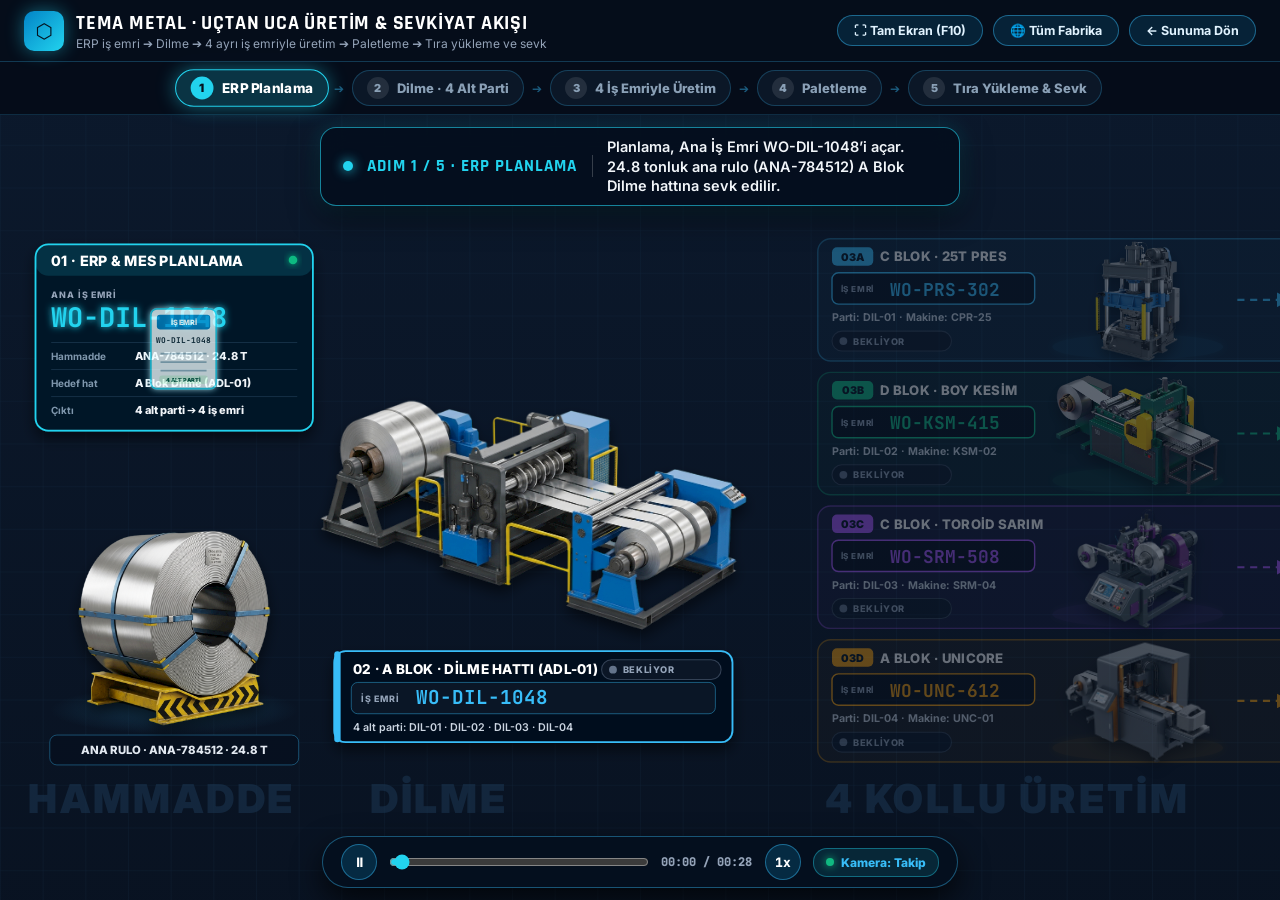
<file: izometrik_akis.html>
<!doctype html>
<html lang="tr">

<head>
  <meta charset="utf-8">
  <meta name="viewport" content="width=device-width,initial-scale=1">
  <meta name="theme-color" content="#050b16">
  <meta name="description" content="Tema Metal uçtan uca üretim akışı: ERP iş emri, dilme, 4 kollu üretim (Pres, Kesim, Sarım, Unicore), paletleme ve tıra sevkiyat.">
  <title>Tema Metal – Uçtan Uca Üretim &amp; Sevkiyat Akışı</title>
  <link rel="preconnect" href="https://fonts.googleapis.com">
  <link rel="preconnect" href="https://fonts.gstatic.com" crossorigin>
  <link href="https://fonts.googleapis.com/css2?family=Inter:wght@500;600;700;800;900&family=Rajdhani:wght@600;700;800&family=JetBrains+Mono:wght@700;800&display=swap" rel="stylesheet">
  <style>
    * { box-sizing: border-box; margin: 0; padding: 0; }

    html, body {
      width: 100%; height: 100%;
      overflow: hidden !important;
      background: #050b16;
      color: #fff;
      font-family: 'Inter', system-ui, sans-serif;
      user-select: none;
      display: flex; flex-direction: column;
    }

    /* ── Embedded (inside slide) ── */
    body.is-embedded { background: transparent !important; }
    body.is-embedded .topbar { display: none !important; }
    body.is-embedded .stage { background: transparent !important; }
    body.is-video .topbar,
    body.is-video .stepper,
    body.is-video .narr,
    body.is-video .dock { display: none !important; }

    /* ── Top bar ── */
    .topbar {
      display: flex; align-items: center; justify-content: space-between; gap: 16px;
      padding: 10px 24px; flex-shrink: 0; z-index: 100;
      background: rgba(6, 14, 27, .98);
      border-bottom: 1px solid rgba(56, 189, 248, .25);
    }
    .brand { display: flex; align-items: center; gap: 12px; }
    .logo {
      width: 40px; height: 40px; border-radius: 10px; display: grid; place-items: center;
      background: linear-gradient(135deg, #0284c7, #22d3ee); color: #04121f; font-weight: 900; font-size: 20px;
      box-shadow: 0 0 18px rgba(34, 211, 238, .45);
    }
    .brand h1 { font-family: 'Rajdhani', sans-serif; font-size: 20px; font-weight: 800; letter-spacing: .04em; }
    .brand p { font-size: 12px; color: #94a3b8; }
    .top-actions { display: flex; gap: 10px; }
    .btn {
      display: inline-flex; align-items: center; gap: 6px; cursor: pointer; text-decoration: none;
      padding: 7px 16px; border-radius: 20px; font: 700 12.5px 'Inter', sans-serif;
      color: #e0f2fe; background: rgba(14, 165, 233, .14); border: 1px solid rgba(56, 189, 248, .45);
      transition: all .2s;
    }
    .btn:hover { background: rgba(14, 165, 233, .3); color: #fff; transform: translateY(-1px); }
    .btn.active { background: #0284c7; border-color: #22d3ee; }

    /* ── Stepper ── */
    .stepper {
      display: flex; align-items: center; justify-content: center; gap: 8px; flex-wrap: wrap;
      padding: 8px 16px; flex-shrink: 0; z-index: 90;
      background: rgba(6, 13, 25, .96); border-bottom: 1px solid rgba(56, 189, 248, .18);
    }
    .step {
      display: flex; align-items: center; gap: 8px; cursor: pointer;
      padding: 6px 14px; border-radius: 22px; font-size: 13px; font-weight: 800; color: #8aa0b6;
      background: rgba(13, 25, 42, .9); border: 1px solid rgba(56, 189, 248, .25);
      transition: all .3s;
    }
    .step:hover { color: #fff; border-color: #38bdf8; }
    .step .n {
      width: 22px; height: 22px; border-radius: 50%; display: grid; place-items: center;
      background: rgba(255, 255, 255, .1); font-size: 11px; font-weight: 900;
    }
    .step.done { color: #6ee7b7; border-color: rgba(16, 185, 129, .45); }
    .step.done .n { background: #10b981; color: #022c22; }
    .step.active {
      color: #fff; background: rgba(34, 211, 238, .2); border-color: #22d3ee;
      box-shadow: 0 0 18px rgba(34, 211, 238, .45); transform: scale(1.04);
    }
    .step.active .n { background: #22d3ee; color: #04121f; }
    .arrow { color: rgba(56, 189, 248, .45); font-size: 12px; }

    /* ── Stage ── */
    .stage {
      flex: 1; min-height: 0; position: relative; overflow: hidden; cursor: grab;
      background: radial-gradient(ellipse at 50% 40%, #0e2038 0%, #060d1a 75%);
    }
    .stage:active { cursor: grabbing; }
    #scene { width: 100%; height: 100%; display: block; }

    /* Narration */
    .narr {
      position: absolute; top: 12px; left: 50%; transform: translateX(-50%); z-index: 95;
      display: flex; align-items: center; gap: 14px; pointer-events: none;
      max-width: min(1400px, calc(100% - 40px));
      padding: 9px 22px; border-radius: 16px;
      background: rgba(5, 15, 30, .92); border: 1.5px solid rgba(34, 211, 238, .6);
      box-shadow: 0 10px 30px rgba(0, 0, 0, .6), 0 0 22px rgba(34, 211, 238, .2);
      backdrop-filter: blur(12px);
    }
    .narr .dot { width: 10px; height: 10px; flex-shrink: 0; border-radius: 50%; background: #22d3ee; box-shadow: 0 0 12px #22d3ee; animation: pulse 1.5s infinite; }
    .narr .t { font-family: 'Rajdhani', sans-serif; font-size: 17px; font-weight: 800; letter-spacing: .06em; color: #22d3ee; white-space: nowrap; }
    .narr .sep { width: 1.5px; height: 22px; background: rgba(255, 255, 255, .2); flex-shrink: 0; }
    .narr .d { font-size: 14.5px; font-weight: 600; color: #f1f5f9; line-height: 1.35; }
    @keyframes pulse { 50% { transform: scale(1.35); opacity: .6; } }

    /* Dock */
    .dock {
      position: absolute; bottom: 12px; left: 50%; transform: translateX(-50%); z-index: 95;
      display: flex; align-items: center; gap: 12px; padding: 7px 18px; border-radius: 34px;
      background: rgba(5, 15, 30, .94); border: 1.5px solid rgba(56, 189, 248, .4);
      box-shadow: 0 12px 30px rgba(0, 0, 0, .7);
    }
    .dbtn {
      width: 36px; height: 36px; border-radius: 50%; display: grid; place-items: center; cursor: pointer;
      color: #fff; font: 800 13px 'JetBrains Mono', monospace;
      background: rgba(14, 165, 233, .18); border: 1px solid rgba(56, 189, 248, .45); transition: all .2s;
    }
    .dbtn:hover { background: #0284c7; transform: scale(1.08); }
    #timeline { width: 260px; accent-color: #22d3ee; cursor: pointer; }
    #time { font: 800 12px 'JetBrains Mono', monospace; color: #94a3b8; min-width: 92px; }
    .cam {
      display: flex; align-items: center; gap: 7px; cursor: pointer; padding: 6px 12px; border-radius: 14px;
      font-size: 12px; font-weight: 800; color: #38bdf8;
      background: rgba(34, 211, 238, .12); border: 1px solid rgba(34, 211, 238, .4);
    }
    .cam i { width: 8px; height: 8px; border-radius: 50%; background: #10b981; box-shadow: 0 0 8px #10b981; }
    .cam.manual i { background: #f59e0b; box-shadow: 0 0 8px #f59e0b; }

    /* SVG */
    svg text { font-family: 'Inter', system-ui, sans-serif; }
    .f-title { font-family: 'Inter', system-ui, sans-serif; font-weight: 800; letter-spacing: .02em; }
    .f-mono { font-family: 'JetBrains Mono', monospace; font-weight: 700; }
    .zone { transition: opacity .7s ease; }
    .flowline { stroke-dasharray: 10 8; animation: dash 1.2s linear infinite; }
    @keyframes dash { to { stroke-dashoffset: -36; } }
  </style>
</head>

<body>
  <header class="topbar">
    <div class="brand">
      <div class="logo">⬡</div>
      <div>
        <h1>TEMA METAL · UÇTAN UCA ÜRETİM &amp; SEVKİYAT AKIŞI</h1>
        <p>ERP iş emri ➔ Dilme ➔ 4 ayrı iş emriyle üretim ➔ Paletleme ➔ Tıra yükleme ve sevk</p>
      </div>
    </div>
    <div class="top-actions">
      <button class="btn" id="fsBtn">⛶ Tam Ekran (F10)</button>
      <button class="btn" id="overviewBtn">🌐 Tüm Fabrika</button>
      <a class="btn" href="index.html#s2">← Sunuma Dön</a>
    </div>
  </header>

  <nav class="stepper" id="stepper"></nav>

  <main class="stage" id="stage">
    <div class="narr">
      <span class="dot"></span>
      <span class="t" id="narrT">ADIM 1 / 5</span>
      <span class="sep"></span>
      <span class="d" id="narrD"></span>
    </div>

    <svg id="scene" viewBox="0 0 1800 900" preserveAspectRatio="xMidYMid meet" xmlns="http://www.w3.org/2000/svg">
      <defs>
        <linearGradient id="floor" x1="0" y1="0" x2="0" y2="1">
          <stop offset="0" stop-color="#0c1a2e" />
          <stop offset="1" stop-color="#08111f" />
        </linearGradient>
        <pattern id="grid" width="60" height="60" patternUnits="userSpaceOnUse">
          <path d="M60 0H0V60" fill="none" stroke="#173049" stroke-width="1" />
        </pattern>
        <radialGradient id="spot" cx="50%" cy="50%" r="50%">
          <stop offset="0" stop-color="#38bdf8" stop-opacity=".22" />
          <stop offset="1" stop-color="#38bdf8" stop-opacity="0" />
        </radialGradient>
        <radialGradient id="headGlow" cx="0%" cy="50%" r="100%">
          <stop offset="0" stop-color="#fef9c3" stop-opacity=".85" />
          <stop offset=".4" stop-color="#fde68a" stop-opacity=".35" />
          <stop offset="1" stop-color="#fde68a" stop-opacity="0" />
        </radialGradient>
        <filter id="shadow" x="-30%" y="-30%" width="160%" height="170%">
          <feDropShadow dx="0" dy="10" stdDeviation="10" flood-color="#000" flood-opacity=".55" />
        </filter>
        <filter id="glow" x="-50%" y="-50%" width="200%" height="200%">
          <feGaussianBlur stdDeviation="5" result="b" />
          <feMerge><feMergeNode in="b" /><feMergeNode in="SourceGraphic" /></feMerge>
        </filter>
        <marker id="arr" viewBox="0 0 10 10" refX="8" refY="5" markerWidth="7" markerHeight="7" orient="auto">
          <path d="M0 0L10 5L0 10z" fill="context-stroke" />
        </marker>
      </defs>

      <!-- Floor -->
      <rect x="-800" y="-400" width="6400" height="1700" fill="url(#floor)" />
      <rect x="-800" y="-400" width="6400" height="1700" fill="url(#grid)" opacity=".55" />

      <!-- Zone headers (large section labels on floor) -->
      <g font-family="Inter, sans-serif" font-weight="900" fill="#1d3a57" font-size="56" letter-spacing="4" opacity=".5">
        <text x="40" y="880">HAMMADDE</text>
        <text x="520" y="880">DİLME</text>
        <text x="1160" y="880">4 KOLLU ÜRETİM</text>
        <text x="2390" y="880">PALETLEME</text>
        <text x="2980" y="880">SEVKİYAT</text>
      </g>

      <g id="layerZones"></g>
      <g id="layerFlow"></g>
      <g id="layerMovers"></g>
    </svg>
  </main>

  <footer class="dock">
    <button class="dbtn" id="playBtn" title="Oynat / Duraklat (Boşluk)">⏸</button>
    <input type="range" id="timeline" min="0" max="1000" value="0">
    <span id="time">00:00 / 00:28</span>
    <button class="dbtn" id="speedBtn" title="Hız">1x</button>
    <div class="cam" id="camBtn"><i></i><span id="camTxt">Kamera: Takip</span></div>
  </footer>

  <script>
    (() => {
      'use strict';
      if (window.self !== window.top || location.search.includes('embed=1')) document.body.classList.add('is-embedded');
      if (location.search.includes('video=1')) document.body.classList.add('is-video');

      const A = 'assets/flow/';
      const NS = 'http://www.w3.org/2000/svg';
      const STAGE_W = 4600, VW = 1800, VH = 900, TOTAL = 28;

      const clamp = (v, a = 0, b = 1) => Math.max(a, Math.min(b, v));
      const ease = x => { x = clamp(x); return x * x * (3 - 2 * x); };
      const lerp = (a, b, p) => a + (b - a) * p;
      const win = (t, a, b) => ease((t - a) / (b - a));
      const fade = (t, a, b, c, d) => clamp((t - a) / (b - a)) * clamp((d - t) / (d - c));
      const bez = (p0, p1, p2, t) => [
        (1 - t) * (1 - t) * p0[0] + 2 * (1 - t) * t * p1[0] + t * t * p2[0],
        (1 - t) * (1 - t) * p0[1] + 2 * (1 - t) * t * p1[1] + t * t * p2[1]
      ];

      // ── tiny SVG builder ──
      function el(tag, attrs = {}, parent, text) {
        const n = document.createElementNS(NS, tag);
        for (const k in attrs) n.setAttribute(k, attrs[k]);
        if (text !== undefined) n.textContent = text;
        if (parent) parent.appendChild(n);
        return n;
      }
      const img = (p, href, x, y, w, h, extra = {}) => el('image', { href: A + href, x, y, width: w, height: h, preserveAspectRatio: 'xMidYMid meet', ...extra }, p);
      const txt = (p, x, y, s, fill, str, extra = {}) => el('text', { x, y, 'font-size': s, fill, 'font-weight': 700, ...extra }, p, str);
      const setT = (n, x, y, s = 1) => n.setAttribute('transform', `translate(${x.toFixed(1)} ${y.toFixed(1)}) scale(${s.toFixed(3)})`);
      const setO = (n, o) => n.setAttribute('opacity', clamp(o).toFixed(3));

      // Status chip (BEKLİYOR / ÇALIŞIYOR / TAMAMLANDI)
      function chip(p, x, y, color) {
        const g = el('g', { transform: `translate(${x} ${y})` }, p);
        const bg = el('rect', { width: 168, height: 28, rx: 14, fill: '#0b1626', stroke: '#334155', 'stroke-width': 1.5 }, g);
        const dot = el('circle', { cx: 16, cy: 14, r: 5.5, fill: '#64748b' }, g);
        const t = txt(g, 30, 19, 13, '#94a3b8', 'BEKLİYOR', { 'font-weight': 800, 'letter-spacing': '.06em' });
        return {
          set(state) {
            if (state === g._s) return; g._s = state;
            const map = { wait: ['BEKLİYOR', '#64748b', '#334155', '#94a3b8'], run: ['ÇALIŞIYOR', color, color, '#ffffff'], done: ['TAMAMLANDI ✓', '#10b981', '#10b981', '#6ee7b7'] };
            const [s, dc, bc, tc] = map[state];
            t.textContent = s; dot.setAttribute('fill', dc); bg.setAttribute('stroke', bc); t.setAttribute('fill', tc);
            dot.setAttribute('filter', state === 'run' ? 'url(#glow)' : '');
          }
        };
      }

      // Work order card
      function woCard(p, x, y, w, color, title, wo, sub, label = 'İŞ EMRİ') {
        const g = el('g', { transform: `translate(${x} ${y})` }, p);
        el('rect', { width: w, height: 128, rx: 16, fill: 'rgba(6,16,31,.96)', stroke: color, 'stroke-width': 2.5, filter: 'url(#shadow)' }, g);
        el('rect', { width: 9, height: 128, rx: 4.5, fill: color }, g);
        txt(g, 26, 32, 19, '#ffffff', title, { class: 'f-title' });
        el('rect', { x: 24, y: 44, width: w - 48, height: 44, rx: 9, fill: 'rgba(255,255,255,.04)', stroke: color, 'stroke-opacity': .6 }, g);
        txt(g, 38, 71, 12.5, '#94a3b8', label, { 'font-weight': 800, 'letter-spacing': '.08em' });
        txt(g, 38 + label.length * 9 + 14, 75, 27, color, wo, { class: 'f-mono' });
        txt(g, 26, 112, 15, '#cbd5e1', sub, { 'font-weight': 600 });
        return g;
      }

      const Z = document.getElementById('layerZones');
      const F = document.getElementById('layerFlow');
      const M = document.getElementById('layerMovers');
      const zones = {};
      const zone = id => (zones[id] = el('g', { class: 'zone' }, Z));

      // ═══════════ ZONE 1: ERP + RAW COIL ═══════════
      const z1 = zone('z1');
      {
        const g = el('g', { transform: 'translate(50 80)' }, z1);
        el('rect', { width: 390, height: 262, rx: 18, fill: 'rgba(4,20,38,.97)', stroke: '#22d3ee', 'stroke-width': 2.5, filter: 'url(#shadow)' }, g);
        el('rect', { width: 390, height: 44, rx: 18, fill: 'rgba(34,211,238,.14)' }, g);
        txt(g, 22, 30, 20, '#fff', '01 · ERP & MES PLANLAMA', { class: 'f-title' });
        el('circle', { cx: 362, cy: 22, r: 6, fill: '#10b981', filter: 'url(#glow)' }, g);
        txt(g, 22, 76, 12.5, '#94a3b8', 'ANA İŞ EMRİ', { 'font-weight': 800, 'letter-spacing': '.1em' });
        txt(g, 22, 116, 38, '#22d3ee', 'WO-DIL-1048', { class: 'f-mono', filter: 'url(#glow)' });
        const rows = [['Hammadde', 'ANA-784512 · 24.8 T'], ['Hedef hat', 'A Blok Dilme (ADL-01)'], ['Çıktı', '4 alt parti ➔ 4 iş emri']];
        rows.forEach(([k, v], i) => {
          el('line', { x1: 22, x2: 368, y1: 138 + i * 38, y2: 138 + i * 38, stroke: '#1e3a52' }, g);
          txt(g, 22, 163 + i * 38, 14, '#7f97ad', k, { 'font-weight': 700 });
          txt(g, 140, 163 + i * 38, 15.5, '#f1f5f9', v, { 'font-weight': 800 });
        });

        // Raw coil bay
        el('ellipse', { cx: 245, cy: 735, rx: 175, ry: 34, fill: 'url(#spot)' }, z1);
        el('rect', { x: 70, y: 770, width: 350, height: 42, rx: 10, fill: 'rgba(6,16,31,.92)', stroke: '#38bdf8', 'stroke-opacity': .5 }, z1);
        txt(z1, 245, 797, 16, '#e2e8f0', 'ANA RULO · ANA-784512 · 24.8 T', { 'text-anchor': 'middle', 'font-weight': 800 });
      }

      // ═══════════ ZONE 2: SLITTER ═══════════
      const z2 = zone('z2');
      img(z2, 'slitter.png', 450, 300, 600, 322, { filter: 'url(#shadow)' });
      woCard(z2, 470, 652, 560, '#38bdf8', '02 · A BLOK · DİLME HATTI (ADL-01)', 'WO-DIL-1048', '4 alt parti: DIL-01 · DIL-02 · DIL-03 · DIL-04');
      const chipSlit = chip(z2, 846, 664, '#38bdf8');
      const sparks = el('g', { transform: 'translate(772 412)', opacity: 0 }, z2);
      el('circle', { r: 46, fill: '#a5f3fc', opacity: .28, filter: 'url(#glow)' }, sparks);
      el('path', { d: 'M-40 0H40M0-40V40M-28-28L28 28M-28 28L28-28', stroke: '#e0f2fe', 'stroke-width': 3, 'stroke-linecap': 'round' }, sparks);
      el('circle', { r: 8, fill: '#fff' }, sparks);

      // ═══════════ ZONE 3: 4 SWIMLANES ═══════════
      const z3 = zone('z3');
      const LANES = [
        { code: '03A', name: 'C BLOK · 25T PRES', mach: 'CPR-25', wo: 'WO-PRS-302', parti: 'DIL-01', color: '#38bdf8', img: 'press.png', r: 1.421, op: 'KOLİLEME', prod: 'box.png', pr: 1.037 },
        { code: '03B', name: 'D BLOK · BOY KESİM', mach: 'KSM-02', wo: 'WO-KSM-415', parti: 'DIL-02', color: '#10b981', img: 'shear.png', r: 0.730, op: 'SAC DİZİM ➔ ÇEMBERLİ PAKET', prod: 'sheet_pack.png', pr: 1.064 },
        { code: '03C', name: 'C BLOK · TOROİD SARIM', mach: 'SRM-04', wo: 'WO-SRM-508', parti: 'DIL-03', color: '#a855f7', img: 'winder.png', r: 0.993, op: 'KOLİLEME', prod: 'box.png', pr: 1.037 },
        { code: '03D', name: 'A BLOK · UNICORE', mach: 'UNC-01', wo: 'WO-UNC-612', parti: 'DIL-04', color: '#f59e0b', img: 'unicore.png', r: 0.827, op: 'DİREKT NÜVE DİZİMİ', prod: 'trafo_core.png', pr: 1.103 }
      ];
      const LY = [158, 346, 534, 722];
      const MCX = 1600, OPX = 1960;

      LANES.forEach((L, i) => {
        const y = LY[i], c = L.color;
        const g = el('g', {}, z3);
        el('rect', { x: 1150, y: y - 86, width: 1100, height: 172, rx: 18, fill: c, 'fill-opacity': .07, stroke: c, 'stroke-opacity': .5, 'stroke-width': 2 }, g);

        // header column
        el('rect', { x: 1170, y: y - 74, width: 58, height: 26, rx: 7, fill: c }, g);
        txt(g, 1199, y - 55, 15, '#04121f', L.code, { 'text-anchor': 'middle', 'font-weight': 900 });
        txt(g, 1238, y - 54, 18.5, '#fff', L.name, { class: 'f-title' });
        el('rect', { x: 1170, y: y - 38, width: 285, height: 44, rx: 9, fill: 'rgba(4,12,24,.9)', stroke: c, 'stroke-width': 2 }, g);
        txt(g, 1182, y - 11, 11.5, '#94a3b8', 'İŞ EMRİ', { 'font-weight': 800, 'letter-spacing': '.08em' });
        txt(g, 1252, y - 6, 25, c, L.wo, { class: 'f-mono' });
        txt(g, 1170, y + 30, 15, '#cbd5e1', `Parti: ${L.parti} · Makine: ${L.mach}`, { 'font-weight': 700 });
        L.chip = chip(g, 1170, y + 44, c);

        // machine
        L.glow = el('ellipse', { cx: MCX, cy: y + 66, rx: 120, ry: 18, fill: c, opacity: .12, filter: 'url(#glow)' }, g);
        const w = Math.min(250, 168 / L.r), h = w * L.r;
        L.machine = img(g, L.img, MCX - w / 2, y - h / 2 + 2, w, h, { filter: 'url(#shadow)' });

        // arrows + operation plate
        el('line', { x1: 1740, y1: y, x2: 1812, y2: y, stroke: c, 'stroke-width': 3, 'marker-end': 'url(#arr)', class: 'flowline' }, g);
        el('rect', { x: 1822, y: y - 78, width: 276, height: 156, rx: 14, fill: 'rgba(255,255,255,.025)', stroke: c, 'stroke-opacity': .7, 'stroke-dasharray': '8 6', 'stroke-width': 1.8 }, g);
        txt(g, OPX, y - 56, 14, c, L.op, { 'text-anchor': 'middle', 'font-weight': 900, 'letter-spacing': '.05em' });
        L.ready = el('g', { opacity: 0 }, g);
        el('rect', { x: OPX - 52, y: y + 50, width: 104, height: 24, rx: 12, fill: '#064e3b', stroke: '#10b981' }, L.ready);
        txt(L.ready, OPX, y + 67, 12.5, '#6ee7b7', 'HAZIR ✓', { 'text-anchor': 'middle', 'font-weight': 900 });
        el('line', { x1: 2106, y1: y, x2: 2238, y2: y, stroke: c, 'stroke-width': 3, 'marker-end': 'url(#arr)', class: 'flowline', opacity: .8 }, g);
      });

      // ═══════════ ZONE 4: PALLETIZING ═══════════
      const z4 = zone('z4');
      el('polygon', { points: '2430,505 2600,425 2770,505 2600,585', fill: '#12304a', stroke: '#38bdf8', 'stroke-width': 2.5 }, z4);
      el('polygon', { points: '2430,505 2600,585 2600,608 2430,528', fill: '#0a1d2e' }, z4);
      el('polygon', { points: '2600,585 2770,505 2770,528 2600,608', fill: '#0f2638' }, z4);
      el('path', { d: 'M2470 505V300H2730V505', fill: 'none', stroke: '#f59e0b', 'stroke-width': 6, 'stroke-linejoin': 'round' }, z4);
      el('rect', { x: 2580, y: 290, width: 40, height: 24, rx: 5, fill: '#0284c7', stroke: '#22d3ee', 'stroke-width': 2 }, z4);
      const laser = el('g', { opacity: 0 }, z4);
      el('polygon', { points: '2600,312 2480,520 2720,520', fill: '#22d3ee', opacity: .2 }, laser);
      el('line', { x1: 2480, y1: 520, x2: 2720, y2: 520, stroke: '#22d3ee', 'stroke-width': 4, filter: 'url(#glow)' }, laser);
      woCard(z4, 2400, 652, 400, '#f59e0b', '04 · PALETLEME & KONSOLİDASYON', 'WO-PKT-880', 'Nihai parti: TEMA-PRT-2026-88');
      const chipPal = chip(z4, 2618, 664, '#f59e0b');

      // converge lines lanes ➔ pallet
      LY.forEach((y, i) => el('path', { d: `M2250 ${y} C2350 ${y}, 2380 470, 2470 470`, fill: 'none', stroke: LANES[i].color, 'stroke-width': 3, 'stroke-opacity': .55, class: 'flowline' }, F));

      // ═══════════ ZONE 5: DOCK + TRUCK ═══════════
      const z5 = zone('z5');
      // road
      el('polygon', { points: '2960,720 4800,560 4800,410 2960,575', fill: '#0d1724', stroke: '#1e3349', 'stroke-width': 2 }, z5);
      el('line', { x1: 3000, y1: 650, x2: 4800, y2: 492, stroke: '#facc15', 'stroke-width': 4, 'stroke-dasharray': '30 22', opacity: .55 }, z5);
      // dock
      el('polygon', { points: '2880,560 3070,515 3070,600 2880,645', fill: '#24405a', stroke: '#4b6a88', 'stroke-width': 2 }, z5);
      el('line', { x1: 2880, y1: 620, x2: 3070, y2: 575, stroke: '#f59e0b', 'stroke-width': 7, 'stroke-dasharray': '14 10' }, z5);
      txt(z5, 2975, 548, 13, '#94a3b8', 'YÜKLEME RAMPASI', { 'text-anchor': 'middle', 'font-weight': 800, 'letter-spacing': '.1em', transform: 'rotate(-13 2975 548)' });
      woCard(z5, 3070, 690, 460, '#10b981', '05 · SEVKİYAT & LOJİSTİK TIR', 'WO-SVK-990', 'İrsaliye: IRS-2026-9042 · 34 TEMA 2026', 'SEVK EMRİ');
      const chipTruck = chip(z5, 3342, 702, '#10b981');

      const success = el('g', { transform: 'translate(3240 86)', opacity: 0 }, z5);
      el('rect', { width: 470, height: 132, rx: 16, fill: 'rgba(3,32,24,.96)', stroke: '#10b981', 'stroke-width': 2.5, filter: 'url(#glow)' }, success);
      txt(success, 24, 36, 20, '#6ee7b7', '✅ SEVKİYAT TAMAMLANDI · TIR YOLDA', { class: 'f-title' });
      txt(success, 24, 76, 26, '#ffffff', 'IRS-2026-9042', { class: 'f-mono' });
      txt(success, 24, 110, 15, '#a7f3d0', 'Parti TEMA-PRT-2026-88 müşteriye sevk edildi', { 'font-weight': 700 });

      // ═══════════ MOVERS ═══════════
      // flying WO document
      const doc = el('g', { opacity: 0 }, M);
      el('rect', { x: -54, y: -66, width: 108, height: 132, rx: 10, fill: '#f0fdff', stroke: '#22d3ee', 'stroke-width': 3, filter: 'url(#glow)' }, doc);
      el('rect', { x: -44, y: -56, width: 88, height: 24, rx: 5, fill: '#0284c7' }, doc);
      txt(doc, 0, -39, 12, '#fff', 'İŞ EMRİ', { 'text-anchor': 'middle', 'font-weight': 900 });
      txt(doc, 0, -10, 13, '#0f2b38', 'WO-DIL-1048', { 'text-anchor': 'middle', class: 'f-mono' });
      [8, 22, 36].forEach(yy => el('line', { x1: -38, x2: 38, y1: yy, y2: yy, stroke: '#94b8c7', 'stroke-width': 3 }, doc));
      el('rect', { x: -40, y: 44, width: 80, height: 14, rx: 4, fill: '#d1fae5' }, doc);
      txt(doc, 0, 55, 9, '#065f46', '4 ALT PARTİ', { 'text-anchor': 'middle', 'font-weight': 900 });

      // master coil
      const coil = el('g', {}, M);
      img(coil, 'coil_master.png', -135, -137, 270, 273, { filter: 'url(#shadow)' });

      // slit coils
      const slits = LANES.map(L => {
        const g = el('g', { opacity: 0 }, M);
        img(g, 'slit_coil.png', -38, -42, 76, 84, { filter: 'url(#shadow)' });
        el('rect', { x: -86, y: -82, width: 172, height: 34, rx: 9, fill: 'rgba(5,14,27,.95)', stroke: L.color, 'stroke-width': 2 }, g);
        txt(g, -76, -60, 14, '#fff', L.parti, { 'font-weight': 900 });
        txt(g, 76, -60, 13, L.color, L.wo, { 'text-anchor': 'end', class: 'f-mono' });
        return g;
      });

      // products
      const prods = LANES.map(L => {
        const g = el('g', { opacity: 0 }, M);
        const w = 104, h = w * L.pr;
        img(g, L.prod, -w / 2, -h / 2, w, h, { filter: 'url(#shadow)' });
        if (L.prod === 'box.png') {
          el('rect', { x: -w / 2 + 6, y: -h / 2 + 6, width: 26, height: 10, rx: 3, fill: L.color }, g);
        }
        return g;
      });

      // consolidated pallet
      const pallet = el('g', { opacity: 0 }, M);
      img(pallet, 'pallet.png', -120, -120, 240, 239, { filter: 'url(#shadow)' });

      // final lot hologram
      const lot = el('g', { transform: 'translate(2400 96)', opacity: 0 }, M);
      el('rect', { width: 400, height: 150, rx: 16, fill: 'rgba(30,20,4,.96)', stroke: '#fbbf24', 'stroke-width': 2.5, filter: 'url(#glow)' }, lot);
      txt(lot, 22, 34, 14, '#fcd34d', 'NİHAİ PARTİ NUMARASI · WO-PKT-880', { 'font-weight': 900, 'letter-spacing': '.04em' });
      txt(lot, 22, 84, 34, '#fde68a', 'TEMA-PRT-2026-88', { class: 'f-mono' });
      txt(lot, 22, 122, 14.5, '#fef3c7', '4 alt parti tek palette · Kalite onaylı', { 'font-weight': 700 });

      // truck
      const truck = el('g', {}, M);
      const beams = el('g', { opacity: 0 }, truck);
      el('ellipse', { cx: 3990, cy: 600, rx: 260, ry: 70, fill: 'url(#headGlow)' }, beams);
      img(truck, 'truck.png', 3010, 240, 880, 407, { filter: 'url(#shadow)' });
      const loaded = el('g', { opacity: 0 }, truck);
      el('rect', { x: 3010, y: 196, width: 190, height: 34, rx: 17, fill: '#064e3b', stroke: '#10b981', 'stroke-width': 2 }, loaded);
      txt(loaded, 3105, 219, 14, '#6ee7b7', 'YÜKLENDİ ✓', { 'text-anchor': 'middle', 'font-weight': 900 });
      const lights = el('g', { opacity: 0 }, truck);
      el('circle', { cx: 3878, cy: 590, r: 9, fill: '#fff', filter: 'url(#glow)' }, lights);
      el('circle', { cx: 3030, cy: 570, r: 7, fill: '#ef4444', filter: 'url(#glow)' }, lights);

      // ═══════════ STEPS ═══════════
      const STEPS = [
        { a: 0, b: 4.5, cam: 900, zones: ['z1', 'z2'], label: 'ERP Planlama', t: 'ADIM 1 / 5 · ERP PLANLAMA', d: 'Planlama, Ana İş Emri WO-DIL-1048’i açar. 24.8 tonluk ana rulo (ANA-784512) A Blok Dilme hattına sevk edilir.' },
        { a: 4.5, b: 9.2, cam: 1120, zones: ['z2', 'z3'], label: 'Dilme · 4 Alt Parti', t: 'ADIM 2 / 5 · DİLME', d: 'Ana rulo 4 alt partiye dilinir. Her parti kendi iş emriyle hattına gider: DIL-01 Pres, DIL-02 Kesim, DIL-03 Sarım, DIL-04 Unicore.' },
        { a: 9.2, b: 15.4, cam: 1720, zones: ['z3'], label: '4 İş Emriyle Üretim', t: 'ADIM 3 / 5 · ÜRETİM', d: 'Pres (WO-PRS-302) ➔ Koli · Kesim (WO-KSM-415) ➔ Dizim & Paket · Sarım (WO-SRM-508) ➔ Koli · Unicore (WO-UNC-612) ➔ Direkt Dizim.' },
        { a: 15.4, b: 19.5, cam: 2350, zones: ['z3', 'z4'], label: 'Paletleme', t: 'ADIM 4 / 5 · PALETLEME', d: '4 hattın ürünleri tek palette birleşir, lazerle doğrulanır ve ortak Nihai Parti No alır: TEMA-PRT-2026-88 (WO-PKT-880).' },
        { a: 19.5, b: 28, cam: 2950, zones: ['z4', 'z5'], label: 'Tıra Yükleme & Sevk', t: 'ADIM 5 / 5 · SEVKİYAT', d: 'Palet tıra yüklenir, sevk emri WO-SVK-990 ve irsaliye IRS-2026-9042 kesilir; tır rampadan ayrılarak yola çıkar.' }
      ];

      const stepper = document.getElementById('stepper');
      const stepEls = STEPS.map((s, i) => {
        if (i) { const a = document.createElement('span'); a.className = 'arrow'; a.textContent = '➔'; stepper.appendChild(a); }
        const d = document.createElement('div');
        d.className = 'step'; d.innerHTML = `<span class="n">${i + 1}</span><span>${s.label}</span>`;
        d.onclick = () => jump(i);
        stepper.appendChild(d);
        return d;
      });

      // ═══════════ RENDER ═══════════
      const svg = document.getElementById('scene');
      const narrT = document.getElementById('narrT'), narrD = document.getElementById('narrD');
      let t = 0, playing = true, speed = 1, autoCam = true, overview = false;
      let camX = 0, camTarget = 0, lastStep = -1, last = performance.now();

      const SLIT_START = [[930, 470], [960, 505], [990, 540], [1020, 575]];
      const PAL = [2600, 440];

      function render(t, dt) {
        const si = STEPS.findIndex(s => t >= s.a && t < s.b);
        const step = si < 0 ? STEPS.length - 1 : si;
        if (step !== lastStep) {
          lastStep = step;
          stepEls.forEach((e, i) => { e.classList.toggle('active', i === step); e.classList.toggle('done', i < step); });
          narrT.textContent = STEPS[step].t; narrD.textContent = STEPS[step].d;
        }
        for (const id in zones) zones[id].style.opacity = overview || STEPS[step].zones.includes(id) ? 1 : .38;

        // 1 · WO document ERP ➔ slitter
        const pd = win(t, .4, 3.2);
        const [dx, dy] = bez([250, 230], [520, 120], [700, 360], pd);
        setT(doc, dx, dy, lerp(.85, 1, pd)); setO(doc, fade(t, .3, .7, 3.4, 4));

        // master coil ➔ uncoiler
        const pc = win(t, 2.2, 4.4);
        setT(coil, lerp(245, 585, pc), lerp(620, 400, pc), lerp(1, .5, pc));
        setO(coil, clamp((4.8 - t) / .4) + (t > 27.4 ? 1 : 0));

        // 2 · slitting
        chipSlit.set(t < 4.4 ? 'wait' : t < 8 ? 'run' : 'done');
        setO(sparks, t > 4.6 && t < 7.8 ? .35 + .65 * Math.abs(Math.sin(t * 24)) : 0);

        slits.forEach((g, i) => {
          const app = clamp((t - 6 - i * .2) / .4);
          const pm = win(t, 7.2, 9.4);
          const [x, y] = bez(SLIT_START[i], [1110, LY[i]], [1480, LY[i]], pm);
          setT(g, x, y, 1);
          setO(g, app * clamp((10 - t) / .5));
        });

        // 3 · lanes
        LANES.forEach((L, i) => {
          const run = t >= 9.6 && t < 12.6;
          L.chip.set(t < 9.6 ? 'wait' : run ? 'run' : 'done');
          L.glow.setAttribute('opacity', run ? (.25 + .35 * Math.abs(Math.sin(t * 6 + i))).toFixed(2) : .1);
          if (i === 0 && L.machine) L.machine.setAttribute('transform', run ? `translate(0 ${(Math.max(0, Math.sin(t * 9)) * 4).toFixed(1)})` : '');
          setO(L.ready, clamp((t - 12.4) / .3) * clamp((15.2 - t) / .3));

          const p = prods[i];
          const pIn = win(t, 10.6, 12.2);
          const pOut = win(t, 13.3 + i * .15, 15.1 + i * .15);
          let x = lerp(1700, OPX, pIn), y = LY[i] + 8, s = lerp(.7, 1, pIn);
          if (pOut > 0) {
            const [bx, by] = bez([OPX, LY[i] + 8], [2330, LY[i]], PAL, pOut);
            x = bx; y = by; s = lerp(1, .55, pOut);
          }
          setT(p, x, y, s);
          setO(p, clamp((t - 10.5) / .3) * clamp((15.5 + i * .15 - t) / .3));
        });

        // 4 · pallet
        chipPal.set(t < 15 ? 'wait' : t < 18 ? 'run' : 'done');
        setO(laser, t > 15.6 && t < 17.8 ? .35 + .65 * Math.abs(Math.sin(t * 14)) : 0);
        setO(lot, fade(t, 16.2, 16.7, 19.6, 20.1));

        const pl = win(t, 19.6, 21.4);
        setT(pallet, lerp(PAL[0], 3140, pl), lerp(PAL[1], 500, pl), lerp(1, .55, pl));
        setO(pallet, clamp((t - 15.1) / .5) * clamp((21.7 - t) / .3));

        // 5 · truck
        const isLoaded = t >= 21.5;
        const pdrv = win(t, 22.4, 26.8);
        const tdx = pdrv * pdrv * 1650, tdy = -tdx * .085;
        truck.setAttribute('transform', `translate(${tdx.toFixed(1)} ${tdy.toFixed(1)})`);
        setO(truck, clamp((27.6 - t) / .5));
        setO(loaded, isLoaded ? clamp((24 - t) / .6) : 0);
        setO(lights, isLoaded ? .7 + .3 * Math.abs(Math.sin(t * 8)) : 0);
        setO(beams, isLoaded ? .9 : 0);
        chipTruck.set(t < 19.6 ? 'wait' : t < 22.4 ? 'run' : 'done');
        setO(success, clamp((t - 22.6) / .5) * clamp((27.8 - t) / .4));

        // camera
        if (autoCam && !overview) {
          camTarget = STEPS[step].cam;
          if (step === 4) camTarget = Math.min(3700, 2950 + tdx * .85);
        }
        camX = lerp(camX, camTarget, clamp(dt * 2.6));
        const cx = clamp(camX - VW / 2, 0, STAGE_W - VW);
        svg.setAttribute('viewBox', overview ? `0 0 ${STAGE_W} ${VH}` : `${cx.toFixed(1)} 0 ${VW} ${VH}`);

        tl.value = (t / TOTAL * 1000).toFixed(0);
        timeEl.textContent = `00:${String(Math.floor(t)).padStart(2, '0')} / 00:${TOTAL}`;
      }

      // ═══════════ CONTROLS ═══════════
      const tl = document.getElementById('timeline'), timeEl = document.getElementById('time');
      const playBtn = document.getElementById('playBtn'), speedBtn = document.getElementById('speedBtn');
      const camBtn = document.getElementById('camBtn'), camTxt = document.getElementById('camTxt');
      const ovBtn = document.getElementById('overviewBtn');

      function setAutoCam(v) { autoCam = v; camBtn.classList.toggle('manual', !v); camTxt.textContent = v ? 'Kamera: Takip' : 'Kamera: Manuel'; }
      function jump(i) { t = STEPS[i].a + .05; overview = false; ovBtn.classList.remove('active'); setAutoCam(true); render(t, 1); }

      playBtn.onclick = () => { playing = !playing; playBtn.textContent = playing ? '⏸' : '▶'; };
      tl.oninput = e => { t = e.target.value / 1000 * TOTAL; render(t, 1); };
      const speeds = [1, 1.5, 2, .5]; let sp = 0;
      speedBtn.onclick = () => { sp = (sp + 1) % speeds.length; speed = speeds[sp]; speedBtn.textContent = speed + 'x'; };
      camBtn.onclick = () => setAutoCam(!autoCam);
      ovBtn.onclick = () => { overview = !overview; ovBtn.classList.toggle('active', overview); };

      // drag to pan
      const stage = document.getElementById('stage');
      let drag = null;
      stage.addEventListener('mousedown', e => { if (overview) return; drag = { x: e.clientX, cam: camX }; setAutoCam(false); });
      addEventListener('mousemove', e => {
        if (!drag) return;
        const k = VW / stage.clientWidth;
        camTarget = camX = clamp(drag.cam - (e.clientX - drag.x) * k, VW / 2, STAGE_W - VW / 2);
      });
      addEventListener('mouseup', () => drag = null);

      // fullscreen
      const toggleFS = () => document.fullscreenElement ? document.exitFullscreen().catch(() => { }) : document.documentElement.requestFullscreen().catch(() => { });
      document.getElementById('fsBtn').onclick = toggleFS;
      addEventListener('keydown', e => {
        if (e.key === 'F10' || e.key === 'F11') { e.preventDefault(); toggleFS(); }
        if (e.code === 'Space') { e.preventDefault(); playBtn.click(); }
      });

      function tick(now) {
        const dt = Math.min(.1, (now - last) / 1000); last = now;
        if (playing) t = (t + dt * speed) % TOTAL;
        render(t, dt);
        requestAnimationFrame(tick);
      }
      camX = STEPS[0].cam;
      render(0, 1);
      // Export modu (?freeze=SN[&overview=1]): animasyonu belirli bir saniyede
      // dondurur — LinkedIn carousel ekran görüntüleri için.
      const qs = new URLSearchParams(location.search);
      if (qs.has('freeze')) {
        t = Math.min(TOTAL - 0.01, Math.max(0, parseFloat(qs.get('freeze')) || 0));
        playing = false;
        playBtn.textContent = '▶';
        if (qs.has('overview')) { overview = true; ovBtn.classList.add('active'); }
        render(t, 1);
      }
      // Video kaydı için kare-kare deterministik ilerletme kancası
      window.setVideoTime = (sec, dt = 1 / 24) => {
        playing = false;
        t = Math.min(TOTAL - 0.01, Math.max(0, sec));
        render(t, dt);
      };
      requestAnimationFrame(tick);
    })();
  </script>
</body>

</html>
</file>
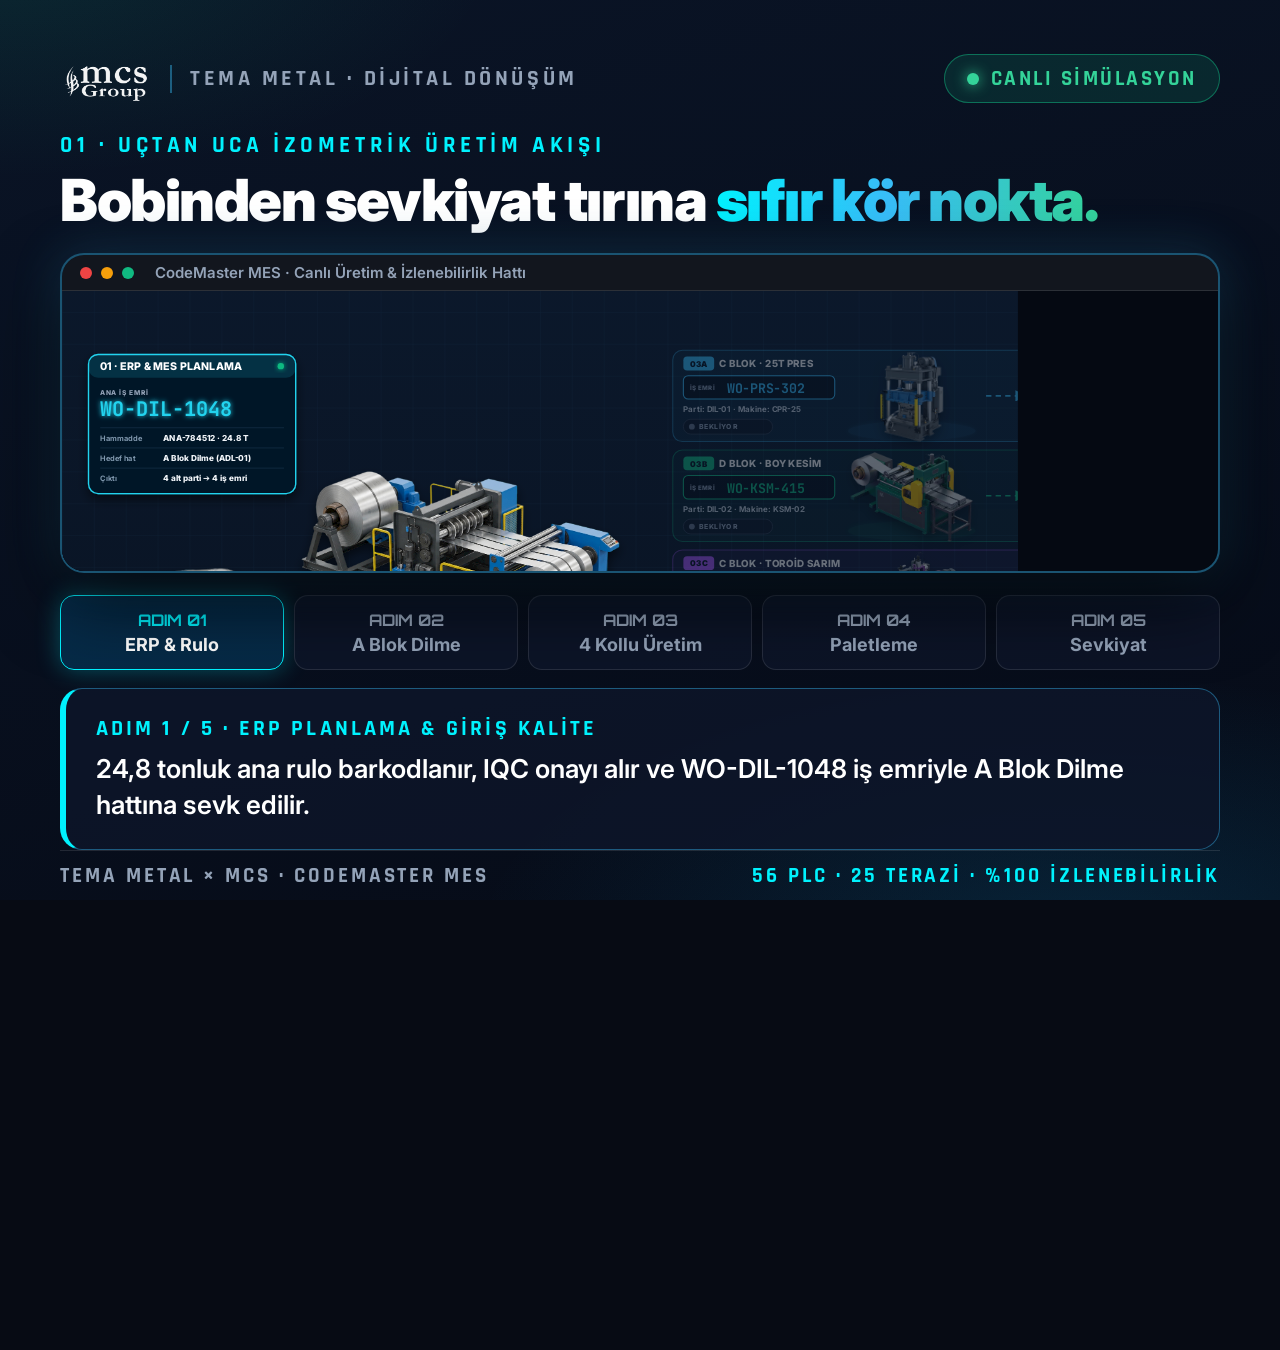
<file: export/video_stage.html>
<!DOCTYPE html>
<html lang="tr">
<head>
  <meta charset="UTF-8" />
  <title>Tema Metal — LinkedIn Video Stage</title>
  <link rel="preconnect" href="https://fonts.googleapis.com" />
  <link rel="preconnect" href="https://fonts.gstatic.com" crossorigin />
  <link href="https://fonts.googleapis.com/css2?family=Inter:wght@400;500;600;700;800;900&family=Rajdhani:wght@600;700&family=Orbitron:wght@600;700;900&display=swap" rel="stylesheet" />
  <style>
    :root {
      --bg: #070b14;
      --card: rgba(13, 22, 41, 0.86);
      --border: rgba(255, 255, 255, 0.11);
      --border2: rgba(56, 189, 248, 0.42);
      --sky: #38bdf8;
      --cyan: #00f2fe;
      --blue: #0284c7;
      --amber: #fbbf24;
      --green: #10b981;
      --emerald: #34d399;
      --red: #ef4444;
      --text: #ffffff;
      --text2: #e2e8f0;
      --text3: #94a3b8;
    }
    * { box-sizing: border-box; margin: 0; padding: 0; }
    html, body {
      width: 1080px; height: 1350px; overflow: hidden;
      background: var(--bg); color: var(--text);
      font-family: 'Inter', system-ui, sans-serif;
      -webkit-font-smoothing: antialiased;
    }

    .scene {
      position: absolute; inset: 0;
      display: flex; flex-direction: column;
      padding: 54px 60px 0;
      background:
        radial-gradient(ellipse 80% 50% at 85% 105%, rgba(14, 165, 233, 0.16) 0%, transparent 60%),
        radial-gradient(ellipse 70% 45% at 0% -5%, rgba(16, 185, 129, 0.12) 0%, transparent 55%),
        linear-gradient(165deg, #0a1426 0%, #060b17 100%);
      opacity: 0; pointer-events: none;
    }
    .scene.active { opacity: 1; }

    /* Top bar */
    .topbar {
      display: flex; align-items: center; justify-content: space-between;
      margin-bottom: 28px;
    }
    .brand {
      display: flex; align-items: center; gap: 18px;
      font-family: 'Rajdhani', sans-serif; font-weight: 700; font-size: 22px;
      letter-spacing: .16em; color: var(--text3); text-transform: uppercase;
    }
    .brand img { height: 46px; filter: brightness(0) invert(1) opacity(.95); }
    .brand .sep { width: 2px; height: 28px; background: var(--border2); }
    .live-pill {
      display: flex; align-items: center; gap: 12px;
      padding: 10px 22px; border-radius: 40px;
      background: rgba(16, 185, 129, 0.14);
      border: 1.5px solid rgba(16, 185, 129, 0.5);
      font-family: 'Rajdhani', sans-serif; font-weight: 700; font-size: 21px;
      letter-spacing: .12em; color: var(--emerald); text-transform: uppercase;
    }
    .dot {
      width: 12px; height: 12px; border-radius: 50%;
      background: var(--emerald); box-shadow: 0 0 14px var(--emerald);
    }

    .tag {
      font-family: 'Rajdhani', sans-serif; font-weight: 700; font-size: 23px;
      letter-spacing: .2em; text-transform: uppercase; color: var(--cyan);
      margin-bottom: 10px;
    }
    h2 {
      font-size: 58px; font-weight: 900; line-height: 1.06;
      letter-spacing: -0.025em; margin-bottom: 22px;
    }
    .grad {
      background: linear-gradient(95deg, var(--cyan) 0%, var(--sky) 45%, var(--emerald) 100%);
      -webkit-background-clip: text; background-clip: text; color: transparent;
    }

    /* Frame */
    .frame {
      position: relative;
      border-radius: 24px; overflow: hidden;
      border: 2px solid var(--border2);
      box-shadow: 0 30px 70px rgba(0, 0, 0, 0.65), 0 0 50px rgba(56, 189, 248, 0.2);
      background: #050912;
    }
    .frame .bar {
      height: 36px; display: flex; align-items: center; gap: 9px;
      padding: 0 18px; background: rgba(255, 255, 255, 0.05);
      border-bottom: 1px solid var(--border);
    }
    .frame .bar i { width: 12px; height: 12px; border-radius: 50%; display: block; }
    .frame .bar i:nth-child(1) { background: #ef4444; }
    .frame .bar i:nth-child(2) { background: #f59e0b; }
    .frame .bar i:nth-child(3) { background: #10b981; }
    .frame .bar b { margin-left: 12px; font-size: 15px; font-weight: 600; color: var(--text3); }

    /* Step pills */
    .step-pills {
      display: grid; grid-template-columns: repeat(5, 1fr); gap: 10px;
      margin: 22px 0 18px;
    }
    .sp {
      padding: 14px 10px; border-radius: 14px;
      background: var(--card); border: 1.5px solid var(--border);
      text-align: center; font-size: 18px; font-weight: 700; color: var(--text3);
    }
    .sp b {
      display: block; font-family: 'Orbitron', sans-serif; font-size: 16px;
      color: var(--text3); margin-bottom: 4px;
    }
    .sp.done { border-color: rgba(16, 185, 129, 0.45); color: var(--text2); }
    .sp.done b { color: var(--emerald); }
    .sp.active {
      background: rgba(2, 132, 199, 0.24);
      border-color: var(--cyan); color: #fff;
      box-shadow: 0 0 24px rgba(0, 242, 254, 0.3);
    }
    .sp.active b { color: var(--cyan); }

    /* Subtitle card (for muted autoplay) */
    .subcard {
      padding: 26px 30px; border-radius: 22px;
      background: var(--card);
      border: 1.5px solid var(--border2);
      border-left: 6px solid var(--cyan);
    }
    .subcard .st {
      font-family: 'Rajdhani', sans-serif; font-weight: 700; font-size: 22px;
      letter-spacing: .14em; color: var(--cyan); text-transform: uppercase;
      margin-bottom: 8px;
    }
    .subcard .sd {
      font-size: 26px; line-height: 1.38; color: var(--text); font-weight: 600;
    }

    /* Twin scene */
    .twin-wrap { position: relative; }
    .twin-wrap img { width: 100%; display: block; }
    .pulse-ring {
      position: absolute; width: 46px; height: 46px; border-radius: 50%;
      border: 3px solid var(--red);
      box-shadow: 0 0 24px var(--red), inset 0 0 14px var(--red);
      transform: translate(-50%, -50%);
    }
    .wa-toast {
      margin-top: 22px;
      padding: 24px 28px; border-radius: 22px;
      background: linear-gradient(120deg, rgba(22, 101, 52, 0.55), rgba(13, 22, 41, 0.92));
      border: 2px solid #22c55e;
      box-shadow: 0 20px 50px rgba(0,0,0,.6), 0 0 35px rgba(34, 197, 94, 0.28);
    }
    .wa-head {
      display: flex; align-items: center; justify-content: space-between;
      margin-bottom: 10px;
    }
    .wa-head b { font-size: 25px; color: #4ade80; font-weight: 800; }
    .wa-head span {
      font-family: 'Rajdhani', sans-serif; font-weight: 700; font-size: 20px;
      padding: 4px 14px; border-radius: 20px; background: rgba(239,68,68,.22);
      border: 1px solid #ef4444; color: #fca5a5;
    }
    .wa-body { font-size: 24px; line-height: 1.4; color: var(--text2); font-weight: 500; }
    .wa-body strong { color: #fff; font-weight: 800; }

    .footer {
      margin-top: auto; height: 88px;
      display: flex; align-items: center; justify-content: space-between;
      border-top: 1px solid var(--border);
      font-family: 'Rajdhani', sans-serif; font-weight: 700; font-size: 21px;
      letter-spacing: .14em; text-transform: uppercase; color: var(--text3);
    }
    .vbar {
      position: absolute; left: 0; bottom: 0; height: 8px;
      background: linear-gradient(90deg, var(--cyan), var(--emerald));
      box-shadow: 0 0 20px rgba(0, 242, 254, .7);
    }
  </style>
</head>
<body>

  <!-- SAHNE A: CANLI İZOMETRİK AKIŞ -->
  <section class="scene active" id="scFlow">
    <div class="topbar">
      <div class="brand">
        <img src="../images/mcs_logo.png" alt="MCS" />
        <span class="sep"></span>
        <span>Tema Metal · Dijital Dönüşüm</span>
      </div>
      <div class="live-pill"><span class="dot" id="liveDot"></span>CANLI SİMÜLASYON</div>
    </div>

    <div class="tag">01 · UÇTAN UCA İZOMETRİK ÜRETİM AKIŞI</div>
    <h2>Bobinden sevkiyat tırına <span class="grad">sıfır kör nokta.</span></h2>

    <div class="frame">
      <div class="bar"><i></i><i></i><i></i><b>CodeMaster MES · Canlı Üretim &amp; İzlenebilirlik Hattı</b></div>
      <!-- 1360x660 iframe -> 0.70588 ölçek = 960x466 -->
      <div style="width:956px; height:520px; overflow:hidden; position:relative; background:#060c18">
        <iframe id="isoFrame" src="../izometrik_akis.html?embed=1&amp;video=1&amp;freeze=0"
          style="width:1355px; height:737px; border:0; transform:scale(0.7055); transform-origin:0 0"></iframe>
      </div>
    </div>

    <div class="step-pills" id="stepPills">
      <div class="sp active"><b>ADIM 01</b>ERP &amp; Rulo</div>
      <div class="sp"><b>ADIM 02</b>A Blok Dilme</div>
      <div class="sp"><b>ADIM 03</b>4 Kollu Üretim</div>
      <div class="sp"><b>ADIM 04</b>Paletleme</div>
      <div class="sp"><b>ADIM 05</b>Sevkiyat</div>
    </div>

    <div class="subcard">
      <div class="st" id="subTitle">ADIM 1 / 5 · ERP PLANLAMA &amp; GİRİŞ KALİTE</div>
      <div class="sd" id="subDesc">24,8 tonluk ana rulo barkodlanır, IQC onayı alır ve WO-DIL-1048 iş emriyle A Blok Dilme hattına sevk edilir.</div>
    </div>

    <div class="footer">
      <span>Tema Metal × MCS · CodeMaster MES</span>
      <span style="color:var(--cyan)">56 PLC · 25 Terazi · %100 İzlenebilirlik</span>
    </div>
    <div class="vbar" id="vbarFlow" style="width:0%"></div>
  </section>

  <!-- SAHNE B: 3D DİJİTAL İKİZ & WHATSAPP -->
  <section class="scene" id="scTwin">
    <div class="topbar">
      <div class="brand">
        <img src="../images/mcs_logo.png" alt="MCS" />
        <span class="sep"></span>
        <span>3D Fabrika Dijital İkizi</span>
      </div>
      <div class="live-pill"><span class="dot" id="liveDot2"></span>56 / 56 PLC ÇEVRİMİÇİ</div>
    </div>

    <div class="tag">02 · CANLI SAHA TELEMETRİSİ &amp; ANLIK BAKIM</div>
    <h2>56 makine canlı, <span class="grad">arıza saniyesinde cepte.</span></h2>

    <div class="frame twin-wrap">
      <div class="bar"><i></i><i></i><i></i><b>CodeMaster MES · A / C / D Blokları Canlı Saha Haritası</b></div>
      <div style="position:relative; overflow:hidden">
        <img id="twinImg" src="../images/Tema_Dashboard.png" alt="Dijital İkiz" />
        <div class="pulse-ring" id="ring1" style="left:14.2%; top:58%"></div>
        <div class="pulse-ring" id="ring2" style="left:57.4%; top:76%"></div>
      </div>
    </div>

    <div class="wa-toast" id="waToast">
      <div class="wa-head">
        <b>💬 WhatsApp Bakım Grubu · Otomatik Bildirim</b>
        <span>⚡ 0,4 sn'de iletildi</span>
      </div>
      <div class="wa-body">
        🚨 <strong>DURUŞ BİLDİRİMİ:</strong> C Blok · <strong>CDL-01 Hattı</strong> · Operatör: M. Yılmaz · Neden: <strong>Kalıp / Kesici Ayar</strong> · Saat: 14:02 — <em>Müdahale süresi -%40 kısaldı.</em>
      </div>
    </div>

    <div class="footer">
      <span>Tema Metal × MCS · CodeMaster MES</span>
      <span style="color:var(--emerald)">+%15 OEE · -%40 Duruş · -%10 Enerji</span>
    </div>
    <div class="vbar" id="vbarTwin" style="width:70%"></div>
  </section>

<script>
  const CAPTIONS = [
    { a: 0,    b: 4.5,  t: 'ADIM 1 / 5 · ERP PLANLAMA & GİRİŞ KALİTE',
      d: '24,8 tonluk ana rulo barkodlanır, IQC onayı alır ve WO-DIL-1048 iş emriyle A Blok Dilme hattına sevk edilir.' },
    { a: 4.5,  b: 9.2,  t: 'ADIM 2 / 5 · A BLOK DİLME & 2 SETUP KONTROLÜ',
      d: 'Reçete ve stok onayı geçince ana rulo 4 alt partiye dilinir; her dilime bağımsız yarı mamul barkodu basılır.' },
    { a: 9.2,  b: 15.4, t: 'ADIM 3 / 5 · 4 KOLLU PARALEL ÜRETİM & TARTIM',
      d: 'C Blok Pres · D Blok Boy Kesim · C Blok Toroid Sarım · A Blok Unicore hatlarında eşzamanlı üretim ve terazi doğrulaması.' },
    { a: 15.4, b: 19.5, t: 'ADIM 4 / 5 · PALETLEME & LAZER DOĞRULAMA',
      d: '4 hattın çıktıları tek palette birleşir, lazerle kontrol edilir ve ortak nihai parti numarası (TEMA-PRT-2026-88) alır.' },
    { a: 19.5, b: 28.0, t: 'ADIM 5 / 5 · ÇIKIŞ KALİTE & SEVKİYAT',
      d: 'Palet tıra yüklenir, ERP üzerinden otomatik irsaliye (IRS-2026-9042) kesilir ve sevkiyat tırı yola çıkar.' },
  ];

  const scFlow = document.getElementById('scFlow');
  const scTwin = document.getElementById('scTwin');
  const isoFrame = document.getElementById('isoFrame');
  const pills = Array.from(document.querySelectorAll('#stepPills .sp'));
  const subTitle = document.getElementById('subTitle');
  const subDesc = document.getElementById('subDesc');
  const vbarFlow = document.getElementById('vbarFlow');
  const vbarTwin = document.getElementById('vbarTwin');
  const twinImg = document.getElementById('twinImg');
  const ring1 = document.getElementById('ring1');
  const ring2 = document.getElementById('ring2');
  const waToast = document.getElementById('waToast');

  window.renderStage = function(mode, sec, progressRatio) {
    const pulse = 0.55 + 0.45 * Math.sin(sec * 8);
    document.getElementById('liveDot').style.opacity = pulse;
    document.getElementById('liveDot2').style.opacity = pulse;

    if (mode === 'flow') {
      scFlow.classList.add('active');
      scTwin.classList.remove('active');
      if (isoFrame.contentWindow && isoFrame.contentWindow.setVideoTime) {
        isoFrame.contentWindow.setVideoTime(sec, 0.08);
      }
      let idx = CAPTIONS.findIndex(c => sec >= c.a && sec < c.b);
      if (idx < 0) idx = CAPTIONS.length - 1;
      pills.forEach((p, i) => {
        p.classList.toggle('active', i === idx);
        p.classList.toggle('done', i < idx);
      });
      subTitle.textContent = CAPTIONS[idx].t;
      subDesc.textContent = CAPTIONS[idx].d;
      vbarFlow.style.width = (progressRatio * 100).toFixed(1) + '%';
    } else if (mode === 'twin') {
      scFlow.classList.remove('active');
      scTwin.classList.add('active');
      // Hafif sinematik zoom + yanıp sönen arıza halkaları + WhatsApp kartı girişi
      const z = 1 + Math.min(1, sec / 6) * 0.045;
      twinImg.style.transform = `scale(${z.toFixed(4)})`;
      const rScale = 0.85 + 0.35 * Math.abs(Math.sin(sec * 5));
      const rOp = 0.4 + 0.6 * Math.abs(Math.sin(sec * 5));
      ring1.style.transform = `translate(-50%,-50%) scale(${rScale.toFixed(2)})`;
      ring2.style.transform = `translate(-50%,-50%) scale(${rScale.toFixed(2)})`;
      ring1.style.opacity = rOp.toFixed(2);
      ring2.style.opacity = rOp.toFixed(2);

      const pToast = Math.min(1, Math.max(0, (sec - 0.6) / 0.55));
      const ease = 1 - Math.pow(1 - pToast, 3);
      waToast.style.opacity = ease.toFixed(3);
      waToast.style.transform = `translateY(${((1 - ease) * 28).toFixed(1)}px)`;
      vbarTwin.style.width = (progressRatio * 100).toFixed(1) + '%';
    }
  };
</script>
</body>
</html>
</file>
